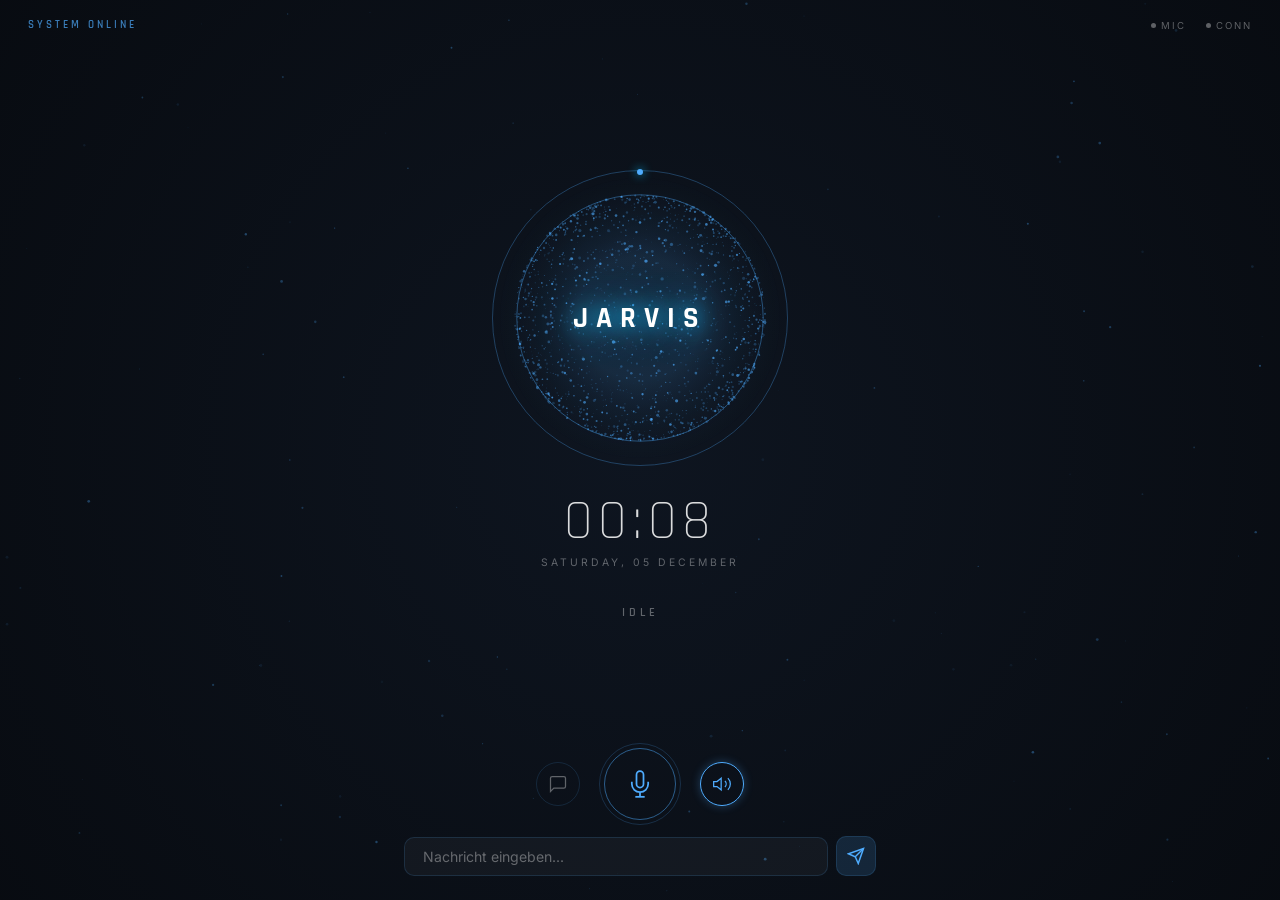
<file: JARVIS/src/ui/static/index.html>
<!DOCTYPE html>
<html lang="de">
<head>
    <meta charset="UTF-8">
    <meta name="viewport" content="width=device-width, initial-scale=1.0">
    <title>JARVIS</title>
    <link rel="stylesheet" href="style.css">
    <link href="https://fonts.googleapis.com/css2?family=Rajdhani:wght@300;400;600;700&family=Inter:wght@200;300;400&display=swap" rel="stylesheet">
</head>
<body>

    <!-- Main Background Canvas -->
    <canvas id="bgCanvas"></canvas>

    <!-- Main UI -->
    <div id="app">

        <!-- Top Bar -->
        <div id="top-bar">
            <span id="system-status">SYSTEM ONLINE</span>
            <div id="top-right">
                <div class="indicator" id="mic-indicator">
                    <span class="dot"></span>
                    <span>MIC</span>
                </div>
                <div class="indicator" id="conn-indicator">
                    <span class="dot connected"></span>
                    <span>CONN</span>
                </div>
            </div>
        </div>

        <!-- Center Orb -->
        <div id="center-stage">
            <div id="orb-wrapper">
                <canvas id="orbCanvas"></canvas>
                <div id="orb-label">JARVIS</div>
                <div id="status-ring"></div>
            </div>

            <!-- Clock -->
            <div id="clock-display">
                <div id="clock-time">00:00</div>
                <div id="clock-date">Monday, 01 January</div>
            </div>

            <!-- State label -->
            <div id="state-label">IDLE</div>
        </div>

        <!-- Chat Panel (slides up) -->
        <div id="chat-panel" class="hidden">
            <div id="chat-header">
                <span>CONVERSATION LOG</span>
                <button id="close-chat">✕</button>
            </div>
            <div id="chat-messages"></div>
        </div>

        <!-- Bottom Controls -->
        <div id="bottom-controls">
            <button id="chat-toggle" class="ctrl-btn" title="Chat anzeigen">
                <svg width="20" height="20" viewBox="0 0 24 24" fill="none" stroke="currentColor" stroke-width="1.5">
                    <path d="M21 15a2 2 0 0 1-2 2H7l-4 4V5a2 2 0 0 1 2-2h14a2 2 0 0 1 2 2z"/>
                </svg>
            </button>

            <button id="ptt-btn" title="Hold to Talk (or press SPACE)">
                <svg id="mic-icon" width="28" height="28" viewBox="0 0 24 24" fill="none" stroke="currentColor" stroke-width="1.5">
                    <path d="M12 1a3 3 0 0 0-3 3v8a3 3 0 0 0 6 0V4a3 3 0 0 0-3-3z"/>
                    <path d="M19 10v2a7 7 0 0 1-14 0v-2"/>
                    <line x1="12" y1="19" x2="12" y2="23"/>
                    <line x1="8" y1="23" x2="16" y2="23"/>
                </svg>
                <div id="ptt-ripple"></div>
            </button>

            <button id="tts-toggle" class="ctrl-btn" title="Stimme ein/aus">
                <svg width="20" height="20" viewBox="0 0 24 24" fill="none" stroke="currentColor" stroke-width="1.5">
                    <polygon points="11 5 6 9 2 9 2 15 6 15 11 19 11 5"/>
                    <path d="M19.07 4.93a10 10 0 0 1 0 14.14"/>
                    <path d="M15.54 8.46a5 5 0 0 1 0 7.07"/>
                </svg>
            </button>
        </div>

        <!-- Inline Text Input -->
        <div id="text-input-bar">
            <input type="text" id="text-input" placeholder="Nachricht eingeben..." autocomplete="off" />
            <button id="send-btn">
                <svg width="18" height="18" viewBox="0 0 24 24" fill="none" stroke="currentColor" stroke-width="2">
                    <line x1="22" y1="2" x2="11" y2="13"/>
                    <polygon points="22 2 15 22 11 13 2 9 22 2"/>
                </svg>
            </button>
        </div>

    </div>

    <script src="script.js"></script>
</body>
</html>
</file>
<file: JARVIS/src/ui/static/style.css>
*, *::before, *::after {
    margin: 0;
    padding: 0;
    box-sizing: border-box;
}

:root {
    --blue-core: #4facfe;
    --blue-glow: #00c3ff;
    --blue-dim: rgba(79, 172, 254, 0.3);
    --bg: #0a0d12;
    --surface: rgba(14, 18, 28, 0.85);
    --border: rgba(79, 172, 254, 0.15);
    --text-primary: rgba(255, 255, 255, 0.9);
    --text-dim: rgba(255, 255, 255, 0.35);
    --red: #ff4757;
    --purple: #a855f7;
}

html, body {
    width: 100%;
    height: 100%;
    overflow: hidden;
    background: var(--bg);
    font-family: 'Inter', sans-serif;
    color: var(--text-primary);
    user-select: none;
}

/* ===================== BACKGROUND CANVAS ===================== */
#bgCanvas {
    position: fixed;
    inset: 0;
    z-index: 0;
}

/* ===================== APP SHELL ===================== */
#app {
    position: relative;
    z-index: 10;
    width: 100vw;
    height: 100vh;
    display: flex;
    flex-direction: column;
    align-items: center;
    justify-content: space-between;
}

/* ===================== TOP BAR ===================== */
#top-bar {
    width: 100%;
    padding: 18px 28px;
    display: flex;
    justify-content: space-between;
    align-items: center;
}

#system-status {
    font-family: 'Rajdhani', sans-serif;
    font-size: 0.7rem;
    font-weight: 600;
    letter-spacing: 3px;
    color: var(--blue-core);
    opacity: 0.7;
}

#top-right {
    display: flex;
    gap: 20px;
    align-items: center;
}

.indicator {
    display: flex;
    align-items: center;
    gap: 5px;
    font-size: 0.6rem;
    letter-spacing: 2px;
    color: var(--text-dim);
}

.dot {
    width: 5px;
    height: 5px;
    border-radius: 50%;
    background: var(--text-dim);
}

.dot.connected {
    background: var(--blue-core);
    box-shadow: 0 0 6px var(--blue-core);
    animation: blink 2s infinite;
}

.dot.recording {
    background: var(--red);
    box-shadow: 0 0 8px var(--red);
    animation: blink 0.5s infinite;
}

@keyframes blink {
    0%, 100% { opacity: 1; }
    50% { opacity: 0.3; }
}

/* ===================== CENTER STAGE ===================== */
#center-stage {
    flex: 1;
    display: flex;
    flex-direction: column;
    align-items: center;
    justify-content: center;
    gap: 36px;
}

/* ===================== ORB ===================== */
#orb-wrapper {
    position: relative;
    width: 280px;
    height: 280px;
    display: flex;
    align-items: center;
    justify-content: center;
}

#orbCanvas {
    position: absolute;
    inset: 0;
    width: 100%;
    height: 100%;
    border-radius: 50%;
}

#orb-label {
    position: relative;
    z-index: 5;
    font-family: 'Rajdhani', sans-serif;
    font-size: 1.8rem;
    font-weight: 700;
    letter-spacing: 8px;
    color: #fff;
    text-shadow: 0 0 20px var(--blue-glow), 0 0 40px var(--blue-core);
    pointer-events: none;
}

#status-ring {
    position: absolute;
    inset: -8px;
    border-radius: 50%;
    border: 1px solid var(--blue-dim);
    animation: spin-ring 12s linear infinite;
}

#status-ring::before {
    content: '';
    position: absolute;
    top: -2px;
    left: 50%;
    transform: translateX(-50%);
    width: 6px;
    height: 6px;
    border-radius: 50%;
    background: var(--blue-core);
    box-shadow: 0 0 10px var(--blue-glow);
}

@keyframes spin-ring {
    from { transform: rotate(0deg); }
    to { transform: rotate(360deg); }
}

/* ===================== CLOCK ===================== */
#clock-display {
    text-align: center;
}

#clock-time {
    font-family: 'Rajdhani', sans-serif;
    font-size: 3.5rem;
    font-weight: 300;
    letter-spacing: 6px;
    color: rgba(255, 255, 255, 0.85);
    line-height: 1;
}

#clock-date {
    font-size: 0.65rem;
    letter-spacing: 3px;
    text-transform: uppercase;
    color: var(--text-dim);
    margin-top: 6px;
}

/* ===================== STATE LABEL ===================== */
#state-label {
    font-family: 'Rajdhani', sans-serif;
    font-size: 0.72rem;
    font-weight: 600;
    letter-spacing: 4px;
    color: var(--text-dim);
    transition: color 0.5s;
}

/* ===================== BOTTOM CONTROLS ===================== */
#bottom-controls {
    display: flex;
    align-items: center;
    justify-content: center;
    gap: 24px;
    padding-bottom: 16px;
}

.ctrl-btn {
    background: none;
    border: 1px solid var(--border);
    color: var(--text-dim);
    width: 44px;
    height: 44px;
    border-radius: 50%;
    display: flex;
    align-items: center;
    justify-content: center;
    cursor: pointer;
    transition: all 0.3s;
}

.ctrl-btn:hover {
    border-color: var(--blue-dim);
    color: var(--blue-core);
}

.ctrl-btn.active {
    border-color: var(--blue-core);
    color: var(--blue-core);
    box-shadow: 0 0 10px var(--blue-dim);
}

/* PTT Button */
#ptt-btn {
    position: relative;
    background: transparent;
    border: 1.5px solid rgba(79, 172, 254, 0.5);
    color: var(--blue-core);
    width: 72px;
    height: 72px;
    border-radius: 50%;
    display: flex;
    align-items: center;
    justify-content: center;
    cursor: pointer;
    transition: all 0.3s ease;
    overflow: visible;
}

#ptt-btn::before {
    content: '';
    position: absolute;
    inset: -6px;
    border-radius: 50%;
    border: 1px solid rgba(79, 172, 254, 0.2);
    transition: all 0.3s;
}

#ptt-btn:hover, #ptt-btn:hover::before {
    border-color: var(--blue-core);
    box-shadow: 0 0 20px var(--blue-dim);
}

#ptt-btn.listening {
    background: rgba(255, 71, 87, 0.15);
    border-color: var(--red);
    color: var(--red);
    box-shadow: 0 0 25px rgba(255, 71, 87, 0.4);
    animation: ptt-pulse 0.8s ease-in-out infinite;
}

#ptt-btn.listening::before {
    border-color: rgba(255, 71, 87, 0.4);
    animation: ptt-ring 0.8s ease-in-out infinite;
}

@keyframes ptt-pulse {
    0%, 100% { box-shadow: 0 0 20px rgba(255, 71, 87, 0.4); }
    50% { box-shadow: 0 0 40px rgba(255, 71, 87, 0.6); }
}
@keyframes ptt-ring {
    0%, 100% { transform: scale(1); opacity: 1; }
    50% { transform: scale(1.1); opacity: 0.5; }
}

#ptt-ripple {
    display: none;
}

#tts-toggle.muted svg path:last-child,
#tts-toggle.muted svg path:nth-last-child(2) {
    display: none;
}

/* ===================== TEXT INPUT BAR ===================== */
#text-input-bar {
    display: flex;
    align-items: center;
    gap: 8px;
    width: 100%;
    max-width: 520px;
    padding: 0 24px 24px;
}

#text-input {
    flex: 1;
    background: rgba(255, 255, 255, 0.04);
    border: 1px solid var(--border);
    border-radius: 10px;
    padding: 10px 18px;
    color: var(--text-primary);
    font-family: 'Inter', sans-serif;
    font-size: 0.88rem;
    outline: none;
    transition: border-color 0.3s;
}

#text-input:focus {
    border-color: rgba(79, 172, 254, 0.5);
}

#text-input::placeholder {
    color: var(--text-dim);
}

#send-btn {
    background: rgba(79, 172, 254, 0.15);
    border: 1px solid var(--border);
    color: var(--blue-core);
    width: 40px;
    height: 40px;
    border-radius: 10px;
    display: flex;
    align-items: center;
    justify-content: center;
    cursor: pointer;
    transition: all 0.3s;
}

#send-btn:hover {
    background: rgba(79, 172, 254, 0.25);
    border-color: var(--blue-core);
}

/* ===================== CHAT PANEL ===================== */
#chat-panel {
    position: fixed;
    right: 0;
    top: 0;
    bottom: 0;
    width: 340px;
    background: var(--surface);
    border-left: 1px solid var(--border);
    display: flex;
    flex-direction: column;
    z-index: 100;
    transform: translateX(0);
    transition: transform 0.4s cubic-bezier(0.4, 0, 0.2, 1);
    backdrop-filter: blur(20px);
}

#chat-panel.hidden {
    transform: translateX(100%);
}

#chat-header {
    display: flex;
    justify-content: space-between;
    align-items: center;
    padding: 20px 20px 16px;
    border-bottom: 1px solid var(--border);
    font-family: 'Rajdhani', sans-serif;
    font-size: 0.7rem;
    letter-spacing: 3px;
    color: var(--text-dim);
}

#close-chat {
    background: none;
    border: none;
    color: var(--text-dim);
    cursor: pointer;
    font-size: 1rem;
    transition: color 0.2s;
}
#close-chat:hover { color: var(--text-primary); }

#chat-messages {
    flex: 1;
    overflow-y: auto;
    padding: 16px;
    display: flex;
    flex-direction: column;
    gap: 12px;
}

#chat-messages::-webkit-scrollbar { width: 4px; }
#chat-messages::-webkit-scrollbar-track { background: transparent; }
#chat-messages::-webkit-scrollbar-thumb {
    background: rgba(255,255,255,0.1);
    border-radius: 4px;
}

.message {
    padding: 10px 14px;
    border-radius: 12px;
    font-size: 0.875rem;
    line-height: 1.5;
    max-width: 88%;
    word-break: break-word;
}

.user-msg {
    align-self: flex-end;
    background: rgba(79, 172, 254, 0.2);
    border: 1px solid rgba(79, 172, 254, 0.3);
    color: #e0f4ff;
    border-bottom-right-radius: 4px;
}

.jarvis-msg {
    align-self: flex-start;
    background: rgba(255, 255, 255, 0.05);
    border: 1px solid rgba(255, 255, 255, 0.07);
    color: rgba(255, 255, 255, 0.8);
    border-bottom-left-radius: 4px;
}
</file>
